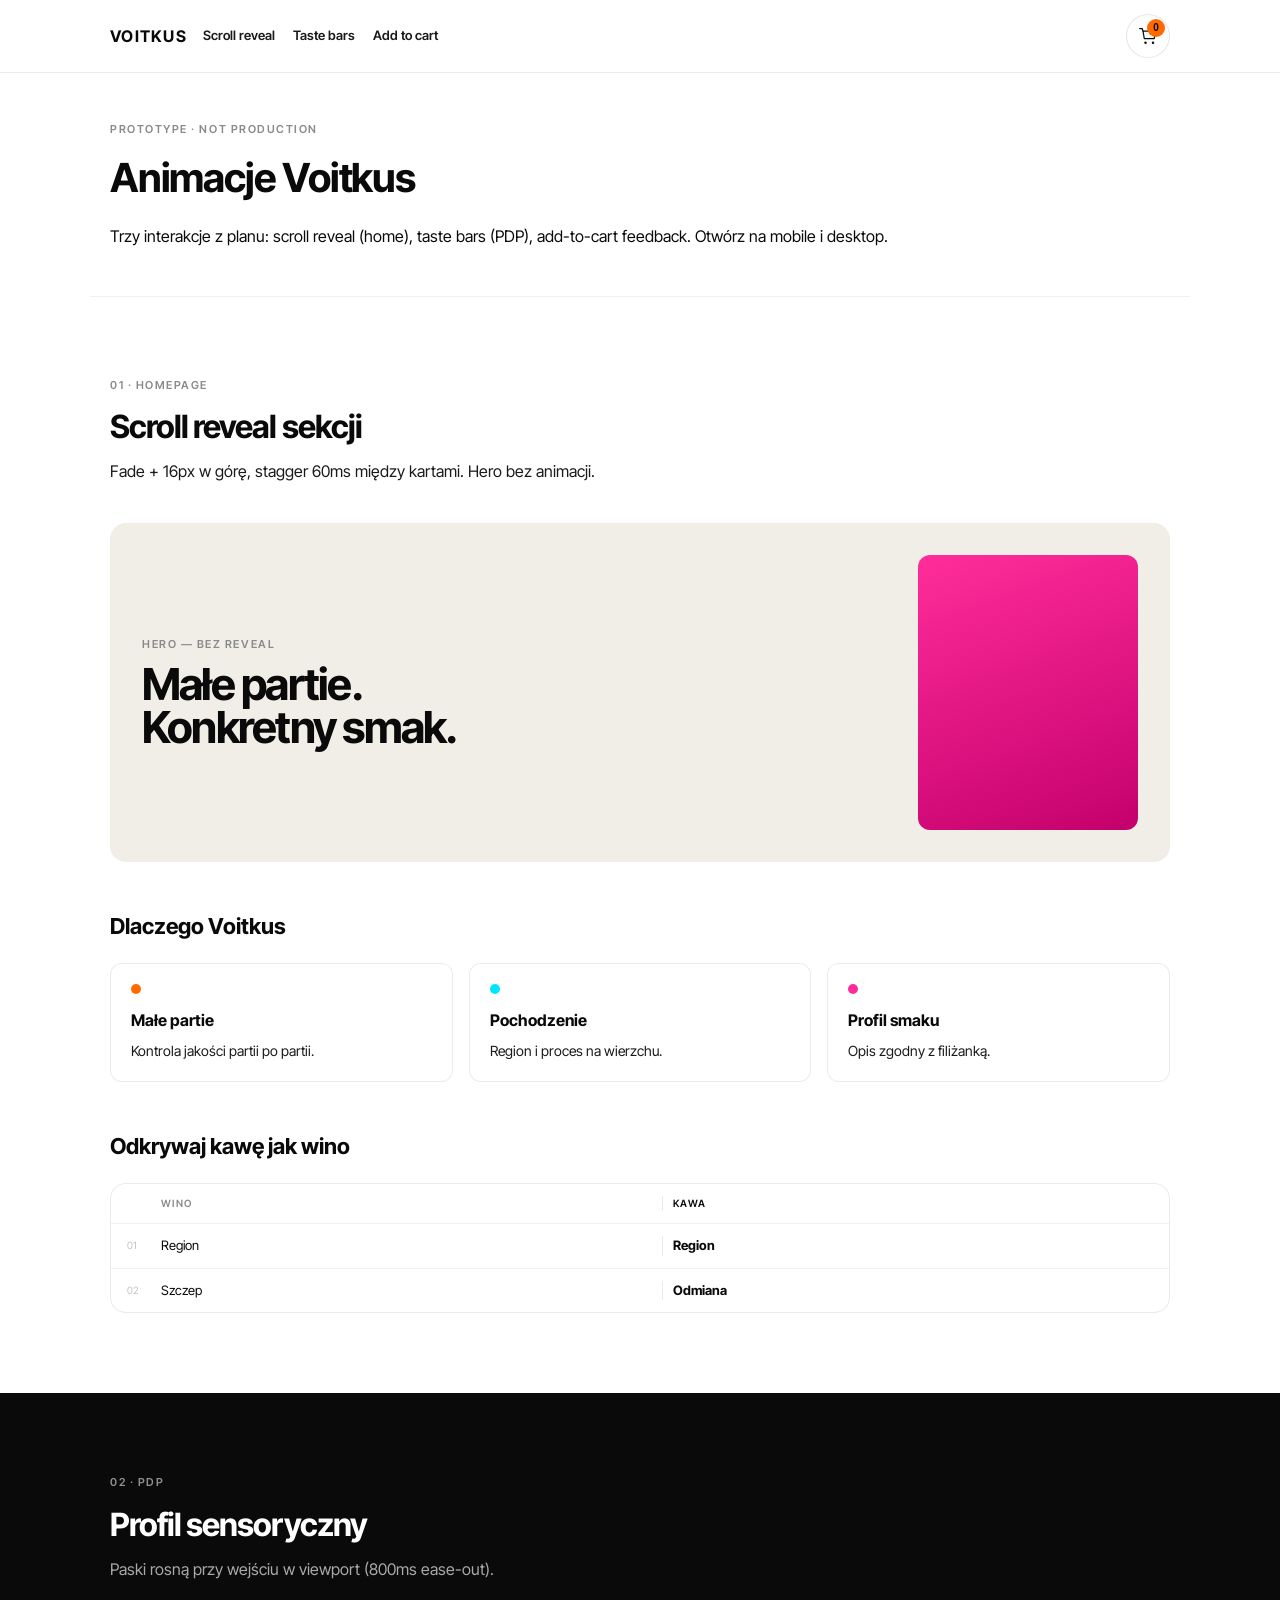
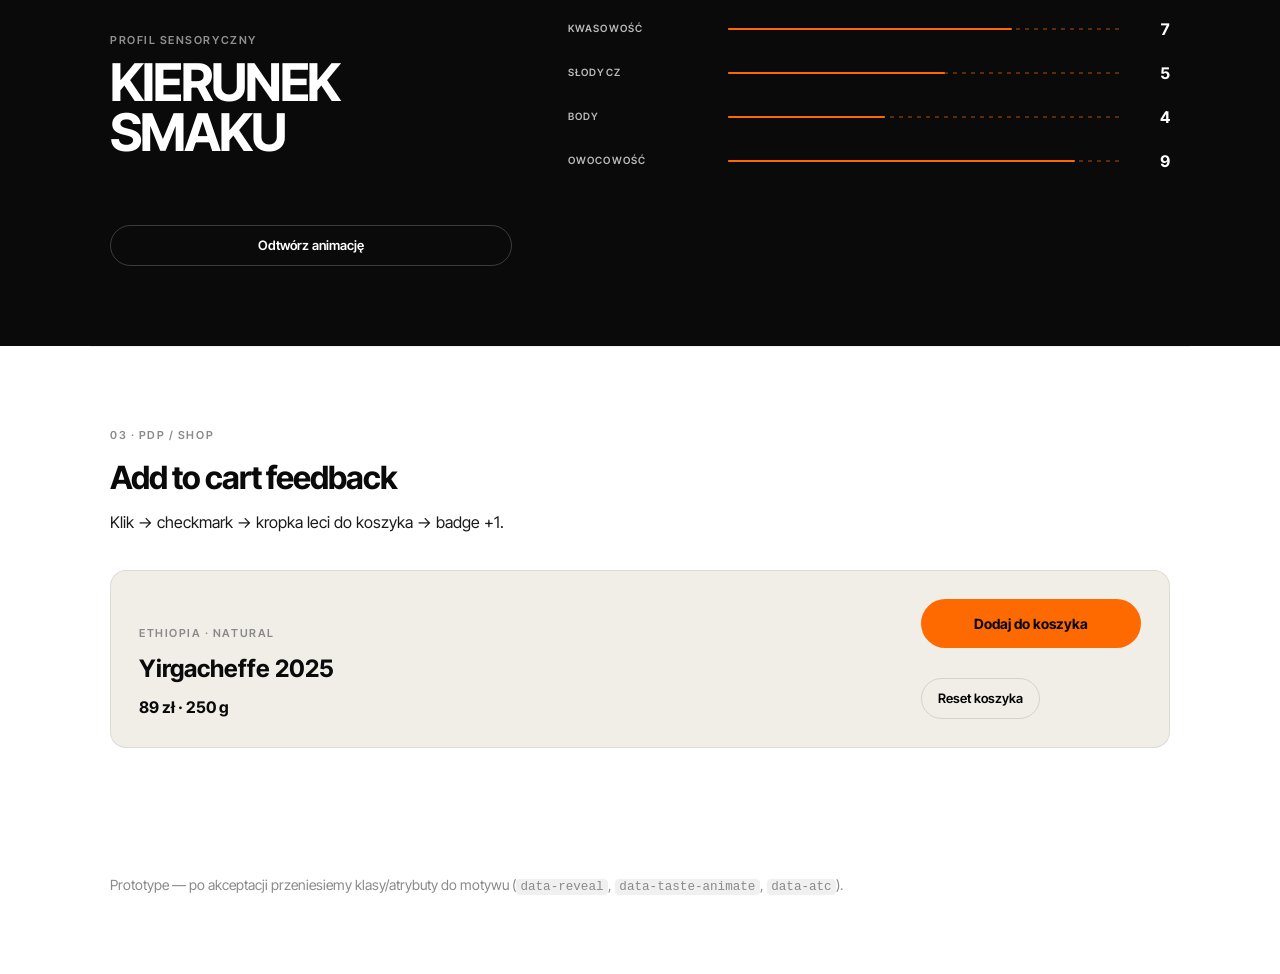
<file: voitkus/prototype/animations/index.html>
<!DOCTYPE html>
<html lang="pl">
<head>
  <meta charset="UTF-8">
  <meta name="viewport" content="width=device-width, initial-scale=1">
  <title>Voitkus — Animations Prototype</title>
  <link rel="preconnect" href="https://fonts.googleapis.com">
  <link rel="preconnect" href="https://fonts.gstatic.com" crossorigin>
  <link href="https://fonts.googleapis.com/css2?family=Inter+Tight:wght@400;600;700&display=swap" rel="stylesheet">
  <link rel="stylesheet" href="prototype.css">
</head>
<body>
  <header class="proto-header">
    <div class="proto-header__inner">
      <p class="proto-header__brand">VOITKUS</p>
      <nav class="proto-header__nav" aria-label="Demo sections">
        <a href="#demo-reveal">Scroll reveal</a>
        <a href="#demo-taste">Taste bars</a>
        <a href="#demo-cart">Add to cart</a>
      </nav>
      <button type="button" class="proto-cart" id="proto-cart" aria-label="Koszyk">
        <svg width="20" height="20" viewBox="0 0 24 24" fill="none" aria-hidden="true">
          <path d="M6 6h15l-1.5 9h-12L6 6Z" stroke="currentColor" stroke-width="1.5" stroke-linejoin="round"/>
          <path d="M6 6 5 3H2" stroke="currentColor" stroke-width="1.5" stroke-linecap="round"/>
          <circle cx="9" cy="20" r="1.5" fill="currentColor"/>
          <circle cx="18" cy="20" r="1.5" fill="currentColor"/>
        </svg>
        <span class="proto-cart__count" id="proto-cart-count">0</span>
      </button>
    </div>
  </header>

  <main>
    <section class="proto-intro">
      <p class="proto-eyebrow">Prototype · not production</p>
      <h1>Animacje Voitkus</h1>
      <p>Trzy interakcje z planu: scroll reveal (home), taste bars (PDP), add-to-cart feedback. Otwórz na mobile i desktop.</p>
    </section>

    <!-- 1. Scroll reveal -->
    <section class="proto-demo" id="demo-reveal">
      <div class="proto-demo__head" data-reveal>
        <p class="proto-eyebrow">01 · Homepage</p>
        <h2>Scroll reveal sekcji</h2>
        <p>Fade + 16px w górę, stagger 60ms między kartami. Hero bez animacji.</p>
      </div>

      <div class="proto-hero-mock" aria-hidden="true">
        <div>
          <p class="proto-eyebrow">Hero — bez reveal</p>
          <h3>Małe partie.<br>Konkretny smak.</h3>
        </div>
        <div class="proto-hero-mock__bag"></div>
      </div>

      <div class="proto-section-mock" data-reveal>
        <h3>Dlaczego Voitkus</h3>
        <div class="proto-cards" data-reveal-stagger="60">
          <article class="proto-card" data-lot-accent="orange">
            <span class="proto-card__dot"></span>
            <h4>Małe partie</h4>
            <p>Kontrola jakości partii po partii.</p>
          </article>
          <article class="proto-card" data-lot-accent="cyan">
            <span class="proto-card__dot"></span>
            <h4>Pochodzenie</h4>
            <p>Region i proces na wierzchu.</p>
          </article>
          <article class="proto-card" data-lot-accent="magenta">
            <span class="proto-card__dot"></span>
            <h4>Profil smaku</h4>
            <p>Opis zgodny z filiżanką.</p>
          </article>
        </div>
      </div>

      <div class="proto-section-mock proto-section-mock--wine" data-reveal>
        <h3>Odkrywaj kawę jak wino</h3>
        <div class="proto-wine-panel">
          <div class="proto-wine-head">
            <span></span><span>Wino</span><span>Kawa</span>
          </div>
          <div class="proto-wine-row"><span>01</span><span>Region</span><strong>Region</strong></div>
          <div class="proto-wine-row"><span>02</span><span>Szczep</span><strong>Odmiana</strong></div>
        </div>
      </div>
    </section>

    <!-- 2. Taste bars -->
    <section class="proto-demo proto-demo--dark" id="demo-taste">
      <div class="proto-demo__head" data-reveal>
        <p class="proto-eyebrow">02 · PDP</p>
        <h2>Profil sensoryczny</h2>
        <p>Paski rosną przy wejściu w viewport (800ms ease-out).</p>
      </div>

      <div class="proto-taste" data-taste-animate>
        <div class="proto-taste__intro" data-reveal>
          <p class="proto-eyebrow">Profil sensoryczny</p>
          <h3>Kierunek smaku</h3>
        </div>
        <div class="proto-taste__bars">
          <div class="proto-taste__row">
            <span class="proto-taste__label">Kwasowość</span>
            <div class="proto-taste__track"><span class="proto-taste__fill" data-fill="72"></span></div>
            <span class="proto-taste__score">7</span>
          </div>
          <div class="proto-taste__row">
            <span class="proto-taste__label">Słodycz</span>
            <div class="proto-taste__track"><span class="proto-taste__fill" data-fill="55"></span></div>
            <span class="proto-taste__score">5</span>
          </div>
          <div class="proto-taste__row">
            <span class="proto-taste__label">Body</span>
            <div class="proto-taste__track"><span class="proto-taste__fill" data-fill="40"></span></div>
            <span class="proto-taste__score">4</span>
          </div>
          <div class="proto-taste__row">
            <span class="proto-taste__label">Owocowość</span>
            <div class="proto-taste__track"><span class="proto-taste__fill" data-fill="88"></span></div>
            <span class="proto-taste__score">9</span>
          </div>
        </div>
        <button type="button" class="proto-btn proto-btn--ghost" id="replay-taste">Odtwórz animację</button>
      </div>
    </section>

    <!-- 3. Add to cart -->
    <section class="proto-demo" id="demo-cart">
      <div class="proto-demo__head" data-reveal>
        <p class="proto-eyebrow">03 · PDP / Shop</p>
        <h2>Add to cart feedback</h2>
        <p>Klik → checkmark → kropka leci do koszyka → badge +1.</p>
      </div>

      <div class="proto-buybox" data-reveal>
        <div class="proto-buybox__info">
          <p class="proto-eyebrow">Ethiopia · Natural</p>
          <h3>Yirgacheffe 2025</h3>
          <p class="proto-price">89 zł · 250 g</p>
        </div>
        <div class="proto-buybox__actions">
          <button type="button" class="proto-atc" id="proto-atc" data-atc>
            <span class="proto-atc__label">Dodaj do koszyka</span>
            <span class="proto-atc__done" aria-hidden="true">
              <svg width="18" height="18" viewBox="0 0 24 24" fill="none"><path d="M5 12.5 10 17.5 19 7" stroke="currentColor" stroke-width="2" stroke-linecap="round" stroke-linejoin="round"/></svg>
              Dodano
            </span>
            <span class="proto-atc__fly" aria-hidden="true"></span>
          </button>
          <button type="button" class="proto-btn proto-btn--ghost" id="reset-cart">Reset koszyka</button>
        </div>
      </div>
    </section>
  </main>

  <footer class="proto-footer">
    <p>Prototype — po akceptacji przeniesiemy klasy/atrybuty do motywu (<code>data-reveal</code>, <code>data-taste-animate</code>, <code>data-atc</code>).</p>
  </footer>

  <script src="prototype.js"></script>
</body>
</html>
</file>
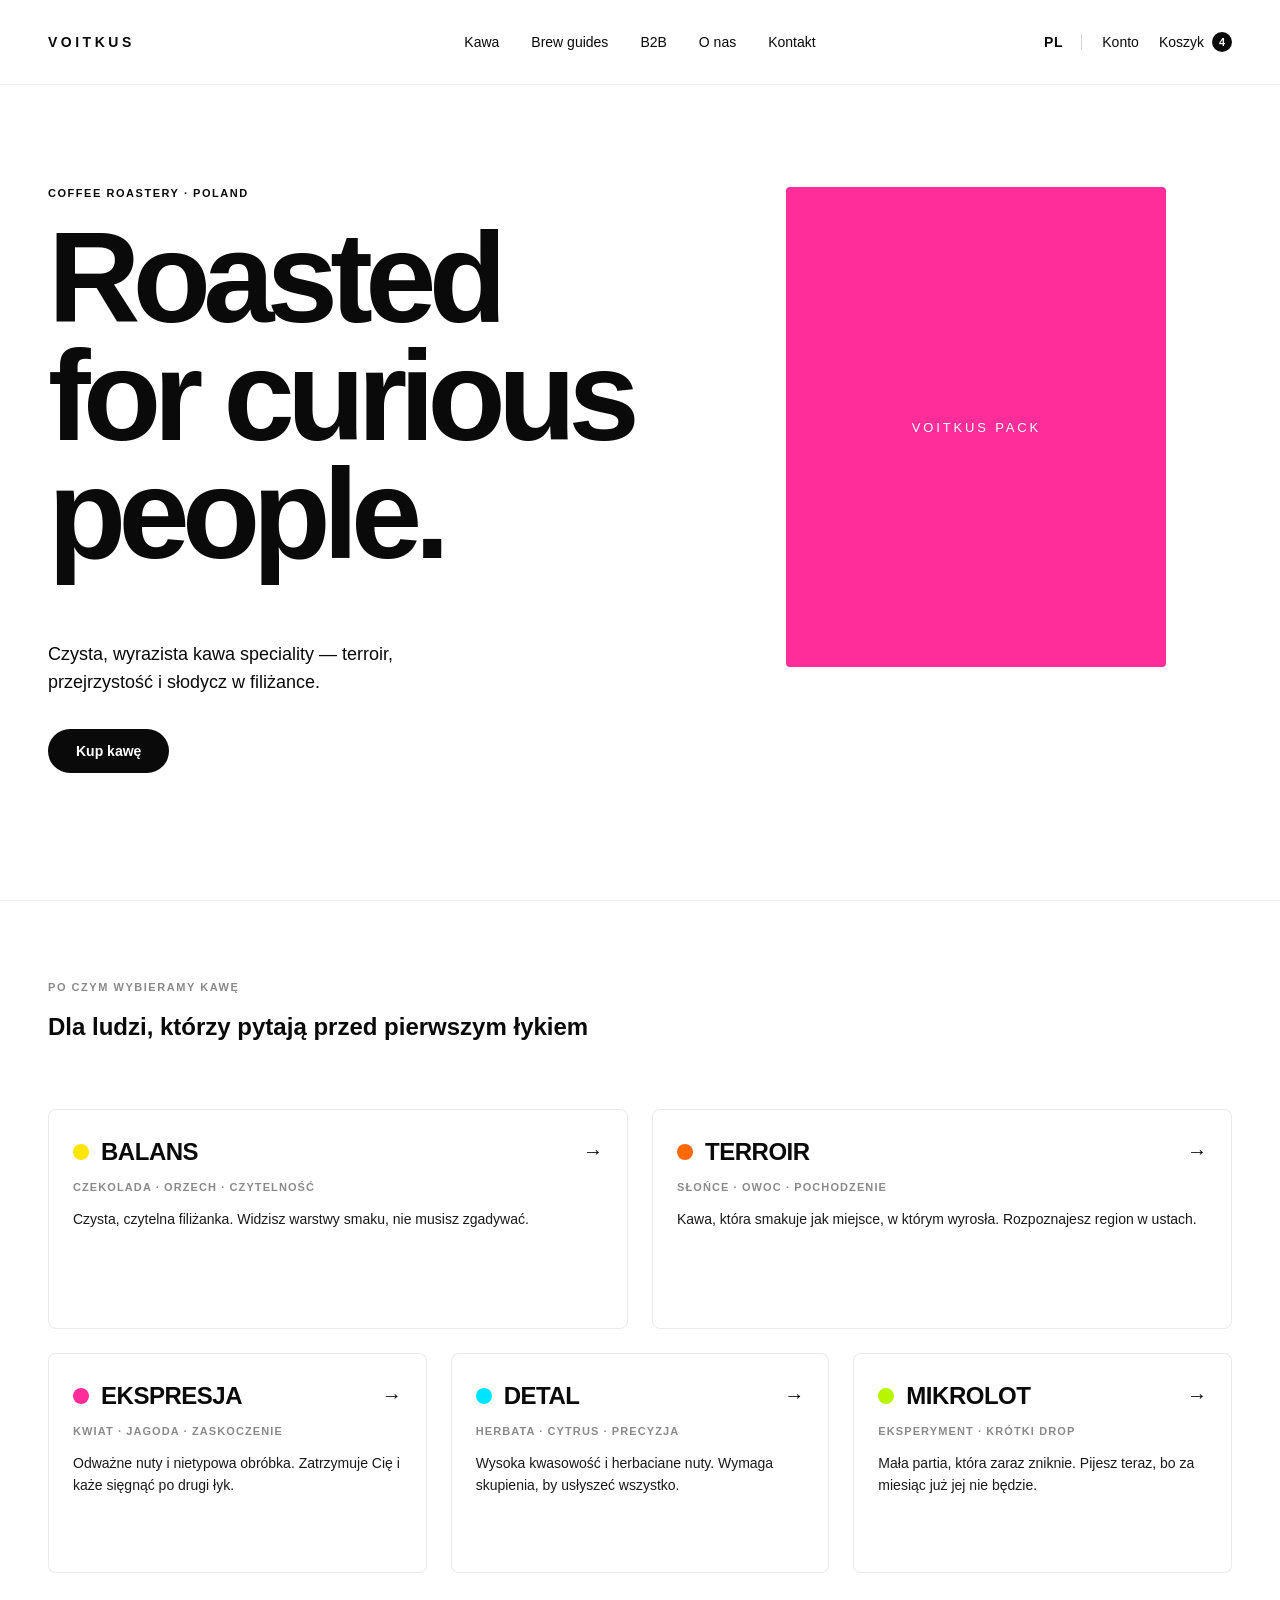
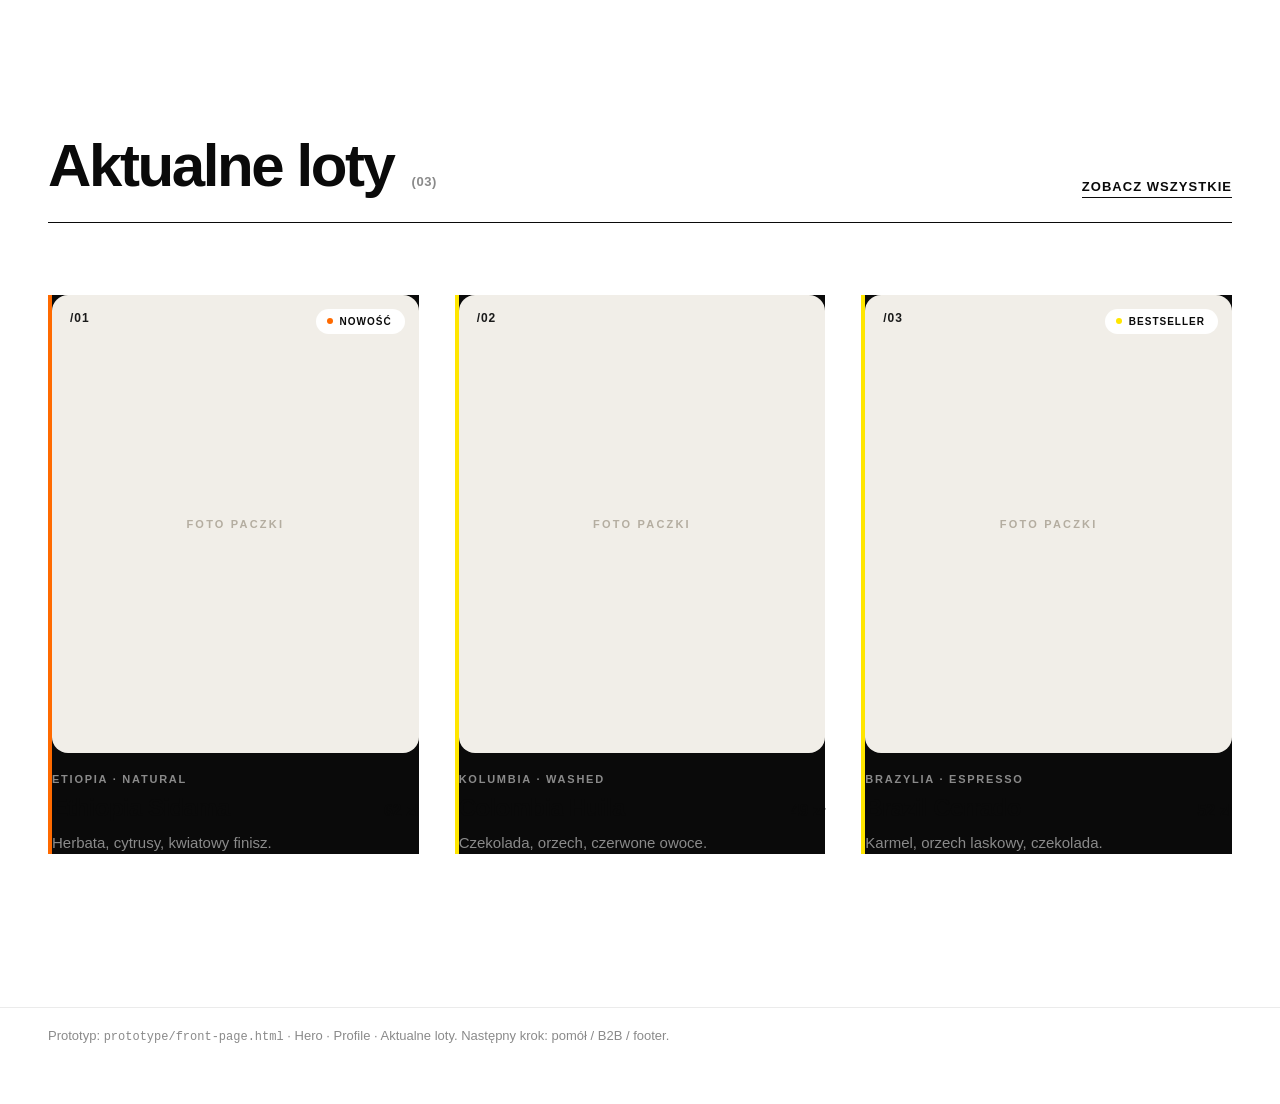
<file: prototype/front-page.html>
<!DOCTYPE html>
<html lang="pl">
<head>
  <meta charset="UTF-8">
  <meta name="viewport" content="width=device-width, initial-scale=1">
  <title>Voitkus — front page prototype</title>
  <link rel="stylesheet" href="../brand/design-tokens.css">
  <style>
    * { box-sizing: border-box; }

    :root {
      --font-display: "Helvetica Neue", Arial, sans-serif;
      --font-body: "Helvetica Neue", Arial, sans-serif;
      --header-pad-y: 32px;
    }

    body {
      margin: 0;
      background: var(--voitkus-white);
      color: var(--voitkus-black);
      font-family: var(--font-body);
    }

    a { color: inherit; text-decoration: none; }

    /* Header — logo · nav · actions */
    .site-header {
      position: fixed;
      top: 0;
      left: 0;
      z-index: 10;
      width: 100%;
      padding: var(--header-pad-y) var(--grid-gutter);
      background: rgba(255, 255, 255, 0.85);
      -webkit-backdrop-filter: blur(12px);
      backdrop-filter: blur(12px);
      border-bottom: 1px solid rgba(10, 10, 10, 0.06);
    }

    .site-header__inner {
      display: grid;
      grid-template-columns: 1fr auto 1fr;
      grid-template-areas: "brand nav actions";
      align-items: center;
      width: 100%;
    }

    .site-branding { grid-area: brand; justify-self: start; }

    .site-logo {
      font-size: 14px;
      font-weight: 800;
      letter-spacing: 0.25em;
      text-transform: uppercase;
    }

    .site-nav { grid-area: nav; justify-self: center; }

    .site-nav__list {
      display: flex;
      gap: 32px;
      margin: 0;
      padding: 0;
      list-style: none;
      font-size: 14px;
      white-space: nowrap;
    }

    .site-nav__list a {
      transition: opacity 160ms ease;
    }

    .site-nav__list a:hover,
    .header-action:hover {
      opacity: 0.55;
    }

    .header-actions {
      display: flex;
      grid-area: actions;
      justify-self: end;
      align-items: center;
      gap: 20px;
      font-size: 14px;
    }

    .header-action {
      display: inline-flex;
      align-items: center;
      gap: 8px;
      transition: opacity 160ms ease;
    }

    .header-action--language {
      padding-right: 18px;
      border-right: 1px solid rgba(10, 10, 10, 0.18);
      font-weight: 800;
      letter-spacing: 0.05em;
    }

    .cart-count {
      display: inline-grid;
      min-width: 20px;
      height: 20px;
      place-items: center;
      border-radius: 999px;
      background: var(--voitkus-black);
      color: var(--voitkus-white);
      font-size: 11px;
      font-weight: 700;
      line-height: 1;
    }

    .mobile-menu-toggle { display: none; }

    /* Hero */
    .hero {
      display: flex;
      align-items: center;
      min-height: 100vh;
      min-height: 100dvh;
      padding: 120px var(--grid-gutter) max(60px, env(safe-area-inset-bottom, 0px));
    }

    .hero__main {
      display: grid;
      width: 100%;
      grid-template-columns: 1.1fr 0.9fr;
      grid-template-areas:
        "intro product"
        "copy product";
      gap: 40px 48px;
      align-items: start;
    }

    .hero__intro { grid-area: intro; max-width: var(--content-wide); }

    .hero__copy {
      grid-area: copy;
      max-width: var(--content-text);
    }

    .hero__eyebrow {
      margin: 0 0 20px;
      font-size: 11px;
      font-weight: 600;
      letter-spacing: 0.14em;
      text-transform: uppercase;
    }

    .hero h1 {
      margin: 0 0 28px;
      font-family: var(--font-display);
      font-size: clamp(72px, 10vw, 168px);
      font-weight: 700;
      line-height: 0.92;
      letter-spacing: -0.06em;
    }

    .hero__text {
      margin: 0 0 32px;
      max-width: 36rem;
      font-size: 18px;
      line-height: 1.55;
    }

    .hero__cta {
      display: inline-block;
      padding: 14px 28px;
      border-radius: 999px;
      background: var(--voitkus-black);
      color: var(--voitkus-white);
      font-size: 14px;
      font-weight: 600;
      transition: opacity 160ms ease;
    }

    .hero__cta:hover { opacity: 0.75; }

    .hero__product {
      display: flex;
      grid-area: product;
      justify-content: center;
      align-items: flex-start;
      margin: 0;
    }

    .hero-bag--placeholder {
      display: grid;
      width: min(100%, 380px);
      min-height: min(480px, 65vh);
      max-height: min(560px, 72vh);
      place-items: center;
      border-radius: 4px;
      background: var(--lot-magenta);
      color: var(--voitkus-white);
      font-size: 13px;
      font-weight: 300;
      letter-spacing: 0.22em;
      text-transform: uppercase;
    }

    /* Profiles — block #2 */
    .profiles {
      padding: 80px var(--grid-gutter) 64px;
      border-top: 1px solid rgba(10, 10, 10, 0.06);
    }

    .profiles__header {
      display: flex;
      align-items: flex-end;
      justify-content: space-between;
      gap: 24px;
      margin-bottom: 48px;
    }

    .profiles__header-text {
      max-width: 36rem;
    }

    .profiles__swipe-hint {
      display: none;
      align-items: center;
      gap: 8px;
      font-size: 11px;
      font-weight: 600;
      letter-spacing: 0.1em;
      text-transform: uppercase;
      color: var(--voitkus-gray);
      white-space: nowrap;
    }

    .profiles__eyebrow {
      margin: 0 0 12px;
      font-size: 11px;
      font-weight: 600;
      letter-spacing: 0.14em;
      text-transform: uppercase;
      color: var(--voitkus-gray);
    }

    .profiles__title {
      margin: 0;
      font-family: var(--font-display);
      font-size: clamp(28px, 4vw, 44px);
      font-weight: 700;
      line-height: 1.05;
      letter-spacing: -0.03em;
    }

    .profiles__grid {
      display: grid;
      grid-template-columns: repeat(6, 1fr);
      gap: 24px;
    }

    .profile-card {
      --profile-accent: var(--lot-yellow);
      position: relative;
      display: flex;
      flex-direction: column;
      min-height: 220px;
      padding: 28px 24px 24px;
      border: 1px solid rgba(10, 10, 10, 0.08);
      border-radius: 8px;
      text-decoration: none;
      color: inherit;
      background: var(--voitkus-white);
      transition: background 240ms ease, color 240ms ease, border-color 240ms ease, transform 240ms ease;
    }

    .profile-card:hover {
      background: var(--voitkus-black);
      color: var(--voitkus-white);
      border-color: var(--voitkus-black);
      transform: translateY(-4px);
    }

    .profile-card:nth-child(1),
    .profile-card:nth-child(2) {
      grid-column: span 3;
    }

    .profile-card:nth-child(3),
    .profile-card:nth-child(4),
    .profile-card:nth-child(5) {
      grid-column: span 2;
    }

    .profile-card[data-profile="espresso"] {
      --profile-accent: var(--lot-orange);
    }

    .profile-card[data-profile="funky"] {
      --profile-accent: var(--lot-magenta);
    }

    .profile-card[data-profile="cyan"] {
      --profile-accent: var(--lot-cyan);
    }

    .profile-card[data-profile="lime"] {
      --profile-accent: var(--lot-lime);
    }

    .profile-card__header {
      display: flex;
      align-items: center;
      justify-content: space-between;
      margin-bottom: 16px;
    }

    .profile-card__title-group {
      display: flex;
      align-items: center;
      gap: 12px;
    }

    .profile-card__dot {
      display: block;
      width: 16px;
      height: 16px;
      border-radius: 8px;
      background: var(--profile-accent);
      transition: width 240ms ease, border-radius 240ms ease;
    }

    .profile-card:hover .profile-card__dot {
      width: 48px;
      border-radius: 4px;
    }

    .profile-card__sense {
      margin: 0;
      font-family: var(--font-display);
      font-size: clamp(20px, 2vw, 24px);
      font-weight: 700;
      line-height: 1.15;
      letter-spacing: -0.02em;
    }

    .profile-card__arrow {
      font-size: 20px;
      transition: transform 240ms ease, color 240ms ease;
    }

    .profile-card:hover .profile-card__arrow {
      transform: translateX(6px);
      color: var(--profile-accent);
    }

    .profile-card__feelings {
      margin: 0 0 16px;
      font-size: 11px;
      font-weight: 600;
      letter-spacing: 0.1em;
      text-transform: uppercase;
      color: var(--voitkus-gray);
      transition: color 240ms ease;
    }

    .profile-card:hover .profile-card__feelings {
      color: var(--profile-accent);
    }

    .profile-card__text {
      flex: 1 1 auto;
      margin: 0;
      font-size: 14px;
      line-height: 1.55;
      color: var(--voitkus-gray-dark);
      transition: color 240ms ease;
    }

    .profile-card:hover .profile-card__text {
      color: rgba(255, 255, 255, 0.7);
    }

    .proto-note {
      padding: 20px var(--grid-gutter) 48px;
      font-size: 13px;
      color: var(--voitkus-gray);
      border-top: 1px solid rgba(10, 10, 10, 0.08);
    }

    .proto-note code {
      font-size: 12px;
    }

    /* ==========================================================================
       Products Section (Aktualne loty) - Editorial Specialty
       ========================================================================== */

    .products {
      padding: 100px var(--grid-gutter) 140px;
      background: var(--voitkus-white);
      color: var(--voitkus-black);
    }

    .products__header {
      display: flex;
      align-items: flex-end;
      justify-content: space-between;
      gap: 24px;
      margin-bottom: 72px;
      padding-bottom: 28px;
      border-bottom: 1px solid var(--voitkus-black);
    }

    .products__heading {
      display: flex;
      align-items: baseline;
      gap: 18px;
    }

    .products__title {
      margin: 0;
      font-family: var(--font-display);
      font-size: clamp(38px, 5vw, 60px);
      font-weight: 700;
      line-height: 0.95;
      letter-spacing: -0.04em;
    }

    .products__count {
      font-size: 13px;
      font-weight: 600;
      letter-spacing: 0.04em;
      color: var(--voitkus-gray);
      font-variant-numeric: tabular-nums;
    }

    .products__link {
      position: relative;
      font-size: 13px;
      font-weight: 600;
      text-decoration: none;
      text-transform: uppercase;
      letter-spacing: 0.08em;
      white-space: nowrap;
    }

    .products__link::after {
      content: '';
      position: absolute;
      left: 0;
      bottom: -4px;
      width: 100%;
      height: 1px;
      background: var(--voitkus-black);
      transform: scaleX(1);
      transform-origin: right;
      transition: transform 320ms cubic-bezier(0.4, 0, 0.2, 1);
    }

    .products__link:hover::after {
      transform: scaleX(0);
    }

    .products__grid {
      display: grid;
      grid-template-columns: repeat(3, 1fr);
      gap: 56px 36px;
    }

    .product-card {
      --lot-accent: var(--lot-yellow);
      position: relative;
      display: flex;
      flex-direction: column;
      text-decoration: none;
      color: inherit;
    }

    .product-card[data-lot-accent="orange"] { --lot-accent: var(--lot-orange); }
    .product-card[data-lot-accent="magenta"] { --lot-accent: var(--lot-magenta); }
    .product-card[data-lot-accent="cyan"] { --lot-accent: var(--lot-cyan); }
    .product-card[data-lot-accent="lime"] { --lot-accent: var(--lot-lime); }

    .product-card__visual {
      position: relative;
      aspect-ratio: 4 / 5;
      background: #F1EEE8;
      overflow: hidden;
      border-radius: 16px;
    }

    .product-card__index {
      position: absolute;
      top: 16px;
      left: 18px;
      z-index: 2;
      font-size: 12px;
      font-weight: 600;
      letter-spacing: 0.08em;
      color: var(--voitkus-gray-dark);
      font-variant-numeric: tabular-nums;
    }

    .product-card__badge {
      position: absolute;
      top: 14px;
      right: 14px;
      z-index: 2;
      display: inline-flex;
      align-items: center;
      gap: 7px;
      padding: 7px 13px 7px 11px;
      background: var(--voitkus-white);
      color: var(--voitkus-black);
      font-size: 10px;
      font-weight: 700;
      letter-spacing: 0.1em;
      text-transform: uppercase;
      border-radius: 999px;
    }

    .product-card__badge::before {
      content: '';
      width: 6px;
      height: 6px;
      border-radius: 50%;
      background: var(--lot-accent);
    }

    .product-card__image-placeholder {
      width: 100%;
      height: 100%;
      display: grid;
      place-items: center;
      color: #B4ADA0;
      font-size: 11px;
      font-weight: 600;
      letter-spacing: 0.2em;
      text-transform: uppercase;
      transition: transform 800ms cubic-bezier(0.16, 1, 0.3, 1);
    }

    .product-card:hover .product-card__image-placeholder {
      transform: scale(1.05);
    }

    .product-card__quick-add {
      position: absolute;
      left: 14px;
      right: 14px;
      bottom: 14px;
      z-index: 2;
      display: flex;
      align-items: center;
      justify-content: space-between;
      padding: 13px 16px 13px 20px;
      background: var(--voitkus-black);
      color: var(--voitkus-white);
      border-radius: 999px;
      font-size: 12px;
      font-weight: 700;
      letter-spacing: 0.06em;
      text-transform: uppercase;
      opacity: 0;
      transform: translateY(12px);
      transition: opacity 360ms cubic-bezier(0.16, 1, 0.3, 1),
                  transform 360ms cubic-bezier(0.16, 1, 0.3, 1);
    }

    .product-card:hover .product-card__quick-add {
      opacity: 1;
      transform: translateY(0);
    }

    .product-card__quick-add-icon {
      display: grid;
      place-items: center;
      width: 26px;
      height: 26px;
      border-radius: 50%;
      background: var(--lot-accent);
      color: var(--voitkus-black);
      font-size: 14px;
    }

    .product-card__content {
      display: flex;
      flex-direction: column;
      padding-top: 20px;
    }

    .product-card__origin {
      margin: 0 0 10px;
      font-size: 11px;
      font-weight: 700;
      letter-spacing: 0.16em;
      text-transform: uppercase;
      color: var(--voitkus-gray);
    }

    .product-card__title-row {
      display: flex;
      align-items: baseline;
      justify-content: space-between;
      gap: 16px;
      margin-bottom: 12px;
    }

    .product-card__title {
      margin: 0;
      font-family: var(--font-display);
      font-size: 24px;
      font-weight: 700;
      line-height: 1.05;
      letter-spacing: -0.025em;
      transition: color 240ms ease;
    }

    .product-card:hover .product-card__title {
      color: var(--lot-accent);
    }

    .product-card__price {
      font-size: 16px;
      font-weight: 600;
      white-space: nowrap;
      font-variant-numeric: tabular-nums;
    }

    .product-card__notes {
      margin: 0;
      font-size: 15px;
      line-height: 1.45;
      color: var(--voitkus-gray);
    }

    @media (max-width: 1100px) {
      .products__grid {
        grid-template-columns: repeat(2, 1fr);
      }
    }

    @media (max-width: 900px) {
      .site-header {
        padding: 20px var(--grid-gutter-md);
      }

      .site-header__inner {
        grid-template-columns: 1fr auto;
        grid-template-areas: "brand actions";
      }

      .site-nav {
        position: fixed;
        inset: 72px 0 0;
        padding: 28px 20px;
        background: var(--voitkus-white);
        visibility: hidden;
        transform: translateX(100%);
        transition: transform 240ms ease, visibility 240ms ease;
      }

      body.mobile-nav-open {
        overflow: hidden;
      }

      body.mobile-nav-open .site-nav {
        visibility: visible;
        transform: translateX(0);
      }

      .site-nav__list {
        flex-direction: column;
        align-items: flex-start;
        gap: 22px;
        font-size: 18px;
      }

      .header-action__label { display: none; }

      .mobile-menu-toggle {
        display: inline-flex;
        flex-direction: column;
        justify-content: center;
        gap: 5px;
        width: 34px;
        height: 34px;
        padding: 0;
        border: 0;
        background: transparent;
        cursor: pointer;
      }

      .mobile-menu-toggle span {
        display: block;
        width: 20px;
        height: 2px;
        background: currentColor;
        transition: transform 200ms ease;
      }

      body.mobile-nav-open .mobile-menu-toggle span:first-child {
        transform: translateY(3.5px) rotate(45deg);
      }

      body.mobile-nav-open .mobile-menu-toggle span:last-child {
        transform: translateY(-3.5px) rotate(-45deg);
      }

      .hero {
        align-items: flex-start;
        min-height: auto;
        padding: 100px var(--grid-gutter-md) 40px;
      }

      .hero__main {
        grid-template-columns: 1fr minmax(108px, 38vw);
        grid-template-areas:
          "intro product"
          "copy copy";
        gap: 20px 16px;
      }

      .hero h1 {
        font-size: clamp(44px, 11.5vw, 72px);
      }

      .hero-bag--placeholder {
        min-height: min(200px, 32vh);
        max-height: min(280px, 38vh);
      }

      .profiles {
        padding: 56px var(--grid-gutter-md) 48px;
      }

      .profiles__header {
        flex-direction: column;
        align-items: flex-start;
        gap: 16px;
        margin-bottom: 32px;
      }

      .profiles__swipe-hint {
        display: flex;
      }

      .profiles__grid {
        display: flex;
        overflow-x: auto;
        scroll-snap-type: x mandatory;
        scrollbar-width: none; /* Firefox */
        padding-bottom: 16px;
        margin: 0 calc(var(--grid-gutter-md) * -1);
        padding: 0 var(--grid-gutter-md) 16px;
        gap: 12px;
      }

      .profiles__grid::-webkit-scrollbar {
        display: none; /* Safari and Chrome */
      }

      .profile-card,
      .profile-card:nth-child(1),
      .profile-card:nth-child(2),
      .profile-card:nth-child(3),
      .profile-card:nth-child(4),
      .profile-card:nth-child(5) {
        flex: 0 0 calc(85vw - var(--grid-gutter-md));
        scroll-snap-align: start;
        min-height: 0;
      }

    }

    @media (max-width: 520px) {
      .site-header {
        padding: 16px var(--grid-gutter-xs);
      }

      .hero {
        padding: 88px var(--grid-gutter-xs) 32px;
      }

      .profiles {
        padding: 48px var(--grid-gutter-xs) 40px;
      }

      .products {
        padding: 64px var(--grid-gutter-xs) 80px;
      }

      .products__header {
        flex-direction: column;
        align-items: flex-start;
        gap: 24px;
        margin-bottom: 48px;
      }

      .products__grid {
        display: flex;
        flex-direction: column;
        gap: 64px;
      }

      .product-card:nth-child(n) {
        margin-top: 0;
      }
    }
  </style>
</head>
<body>

  <header class="site-header">
    <div class="site-header__inner">
      <div class="site-branding">
        <a class="site-logo" href="#">VOITKUS</a>
      </div>

      <nav id="site-nav" class="site-nav" aria-label="Primary">
        <ul class="site-nav__list">
          <li><a href="#">Kawa</a></li>
          <li><a href="#">Brew guides</a></li>
          <li><a href="#">B2B</a></li>
          <li><a href="#">O nas</a></li>
          <li><a href="#">Kontakt</a></li>
        </ul>
      </nav>

      <div class="header-actions">
        <a class="header-action header-action--language" href="#" aria-label="Język">PL</a>
        <a class="header-action" href="#">
          <span class="header-action__label">Konto</span>
        </a>
        <a class="header-action" href="#">
          <span class="header-action__label">Koszyk</span>
          <span class="cart-count">4</span>
        </a>
        <button
          class="mobile-menu-toggle"
          type="button"
          aria-controls="site-nav"
          aria-expanded="false"
          aria-label="Menu"
        >
          <span></span>
          <span></span>
        </button>
      </div>
    </div>
  </header>

  <main>
    <section class="hero" aria-labelledby="hero-title">
      <div class="hero__main">
        <div class="hero__intro">
          <p class="hero__eyebrow" lang="en">COFFEE ROASTERY · POLAND</p>
          <h1 id="hero-title" lang="en">
            Roasted<br>
            for curious<br>
            people.
          </h1>
        </div>

        <figure class="hero__product" aria-label="Opakowanie kawy Voitkus">
          <div class="hero-bag--placeholder" role="img" aria-label="Opakowanie kawy Voitkus">
            <span lang="en">VOITKUS PACK</span>
          </div>
        </figure>

        <div class="hero__copy">
          <p class="hero__text">
            Czysta, wyrazista kawa speciality — terroir, przejrzystość i słodycz w filiżance.
          </p>
          <a class="hero__cta" href="#">Kup kawę</a>
        </div>
      </div>
    </section>

    <section class="profiles" aria-labelledby="profiles-title">
      <header class="profiles__header">
        <div class="profiles__header-text">
          <p class="profiles__eyebrow">Po czym wybieramy kawę</p>
          <h2 id="profiles-title">Dla ludzi, którzy pytają przed pierwszym łykiem</h2>
        </div>
        <div class="profiles__swipe-hint" aria-hidden="true">
          Przesuń <span style="font-size: 14px;">→</span>
        </div>
      </header>

      <div class="profiles__grid">
        <a href="/shop/?filter=everyday" class="profile-card" data-profile="everyday">
          <div class="profile-card__header">
            <div class="profile-card__title-group">
              <span class="profile-card__dot"></span>
              <h3 class="profile-card__sense">BALANS</h3>
            </div>
            <span class="profile-card__arrow">→</span>
          </div>
          <p class="profile-card__feelings">Czekolada · orzech · czytelność</p>
          <p class="profile-card__text">
            Czysta, czytelna filiżanka. Widzisz warstwy smaku, nie musisz zgadywać.
          </p>
        </a>

        <a href="/shop/?filter=funky" class="profile-card" data-profile="espresso">
          <div class="profile-card__header">
            <div class="profile-card__title-group">
              <span class="profile-card__dot"></span>
              <h3 class="profile-card__sense">TERROIR</h3>
            </div>
            <span class="profile-card__arrow">→</span>
          </div>
          <p class="profile-card__feelings">Słońce · owoc · pochodzenie</p>
          <p class="profile-card__text">
            Kawa, która smakuje jak miejsce, w którym wyrosła. Rozpoznajesz region w ustach.
          </p>
        </a>

        <a href="/shop/?filter=funky" class="profile-card" data-profile="funky">
          <div class="profile-card__header">
            <div class="profile-card__title-group">
              <span class="profile-card__dot"></span>
              <h3 class="profile-card__sense">EKSPRESJA</h3>
            </div>
            <span class="profile-card__arrow">→</span>
          </div>
          <p class="profile-card__feelings">Kwiat · jagoda · zaskoczenie</p>
          <p class="profile-card__text">
            Odważne nuty i nietypowa obróbka. Zatrzymuje Cię i każe sięgnąć po drugi łyk.
          </p>
        </a>

        <a href="/shop/?filter=everyday" class="profile-card" data-profile="cyan">
          <div class="profile-card__header">
            <div class="profile-card__title-group">
              <span class="profile-card__dot"></span>
              <h3 class="profile-card__sense">DETAL</h3>
            </div>
            <span class="profile-card__arrow">→</span>
          </div>
          <p class="profile-card__feelings">Herbata · cytrus · precyzja</p>
          <p class="profile-card__text">
            Wysoka kwasowość i herbaciane nuty. Wymaga skupienia, by usłyszeć wszystko.
          </p>
        </a>

        <a href="/shop/?filter=limited" class="profile-card" data-profile="lime">
          <div class="profile-card__header">
            <div class="profile-card__title-group">
              <span class="profile-card__dot"></span>
              <h3 class="profile-card__sense">MIKROLOT</h3>
            </div>
            <span class="profile-card__arrow">→</span>
          </div>
          <p class="profile-card__feelings">Eksperyment · krótki drop</p>
          <p class="profile-card__text">
            Mała partia, która zaraz zniknie. Pijesz teraz, bo za miesiąc już jej nie będzie.
          </p>
        </a>
      </div>
    </section>

    <section class="products" aria-labelledby="products-title">
      <header class="products__header">
        <div class="products__heading">
          <h2 id="products-title" class="products__title">Aktualne loty</h2>
          <span class="products__count">(03)</span>
        </div>
        <a href="/shop/" class="products__link">Zobacz wszystkie</a>
      </header>

      <div class="products__grid">
        <!-- Lot 1: Ethiopia Sidama (Orange / Funky) -->
        <a href="/product/ethiopia-sidama-natural/" class="product-card" data-lot-accent="orange">
          <div class="product-card__visual">
            <span class="product-card__index">/01</span>
            <span class="product-card__badge">Nowość</span>
            <div class="product-card__image-placeholder">FOTO PACZKI</div>
            <div class="product-card__quick-add">
              <span>Do koszyka</span>
              <span class="product-card__quick-add-icon" aria-hidden="true">+</span>
            </div>
          </div>
          <div class="product-card__content">
            <p class="product-card__origin">Etiopia · Natural</p>
            <div class="product-card__title-row">
              <h3 class="product-card__title">Ethiopia Sidama</h3>
              <span class="product-card__price">62 zł</span>
            </div>
            <p class="product-card__notes">Herbata, cytrusy, kwiatowy finisz.</p>
          </div>
        </a>

        <!-- Lot 2: Colombia Huila (Yellow / Everyday) -->
        <a href="/product/colombia-huila-washed/" class="product-card" data-lot-accent="yellow">
          <div class="product-card__visual">
            <span class="product-card__index">/02</span>
            <div class="product-card__image-placeholder">FOTO PACZKI</div>
            <div class="product-card__quick-add">
              <span>Do koszyka</span>
              <span class="product-card__quick-add-icon" aria-hidden="true">+</span>
            </div>
          </div>
          <div class="product-card__content">
            <p class="product-card__origin">Kolumbia · Washed</p>
            <div class="product-card__title-row">
              <h3 class="product-card__title">Colombia Huila</h3>
              <span class="product-card__price">49 zł</span>
            </div>
            <p class="product-card__notes">Czekolada, orzech, czerwone owoce.</p>
          </div>
        </a>

        <!-- Lot 3: Brazil Cerrado (Yellow / Espresso) -->
        <a href="/product/brazil-cerrado-espresso/" class="product-card" data-lot-accent="yellow">
          <div class="product-card__visual">
            <span class="product-card__index">/03</span>
            <span class="product-card__badge">Bestseller</span>
            <div class="product-card__image-placeholder">FOTO PACZKI</div>
            <div class="product-card__quick-add">
              <span>Do koszyka</span>
              <span class="product-card__quick-add-icon" aria-hidden="true">+</span>
            </div>
          </div>
          <div class="product-card__content">
            <p class="product-card__origin">Brazylia · Espresso</p>
            <div class="product-card__title-row">
              <h3 class="product-card__title">Brazil Cerrado</h3>
              <span class="product-card__price">52 zł</span>
            </div>
            <p class="product-card__notes">Karmel, orzech laskowy, czekolada.</p>
          </div>
        </a>
      </div>
    </section>
  </main>

  <p class="proto-note">
  Prototyp: <code>prototype/front-page.html</code> · Hero · Profile · Aktualne loty.
  Następny krok: pomół / B2B / footer.
  </p>

  <script>
    (function () {
      const toggle = document.querySelector('.mobile-menu-toggle');
      const nav = document.getElementById('site-nav');
      if (!toggle || !nav) return;
      toggle.addEventListener('click', function () {
        const open = !document.body.classList.contains('mobile-nav-open');
        document.body.classList.toggle('mobile-nav-open', open);
        toggle.setAttribute('aria-expanded', open);
      });
      nav.querySelectorAll('a').forEach(function (a) {
        a.addEventListener('click', function () {
          document.body.classList.remove('mobile-nav-open');
          toggle.setAttribute('aria-expanded', 'false');
        });
      });
    })();
  </script>
</body>
</html>
</file>
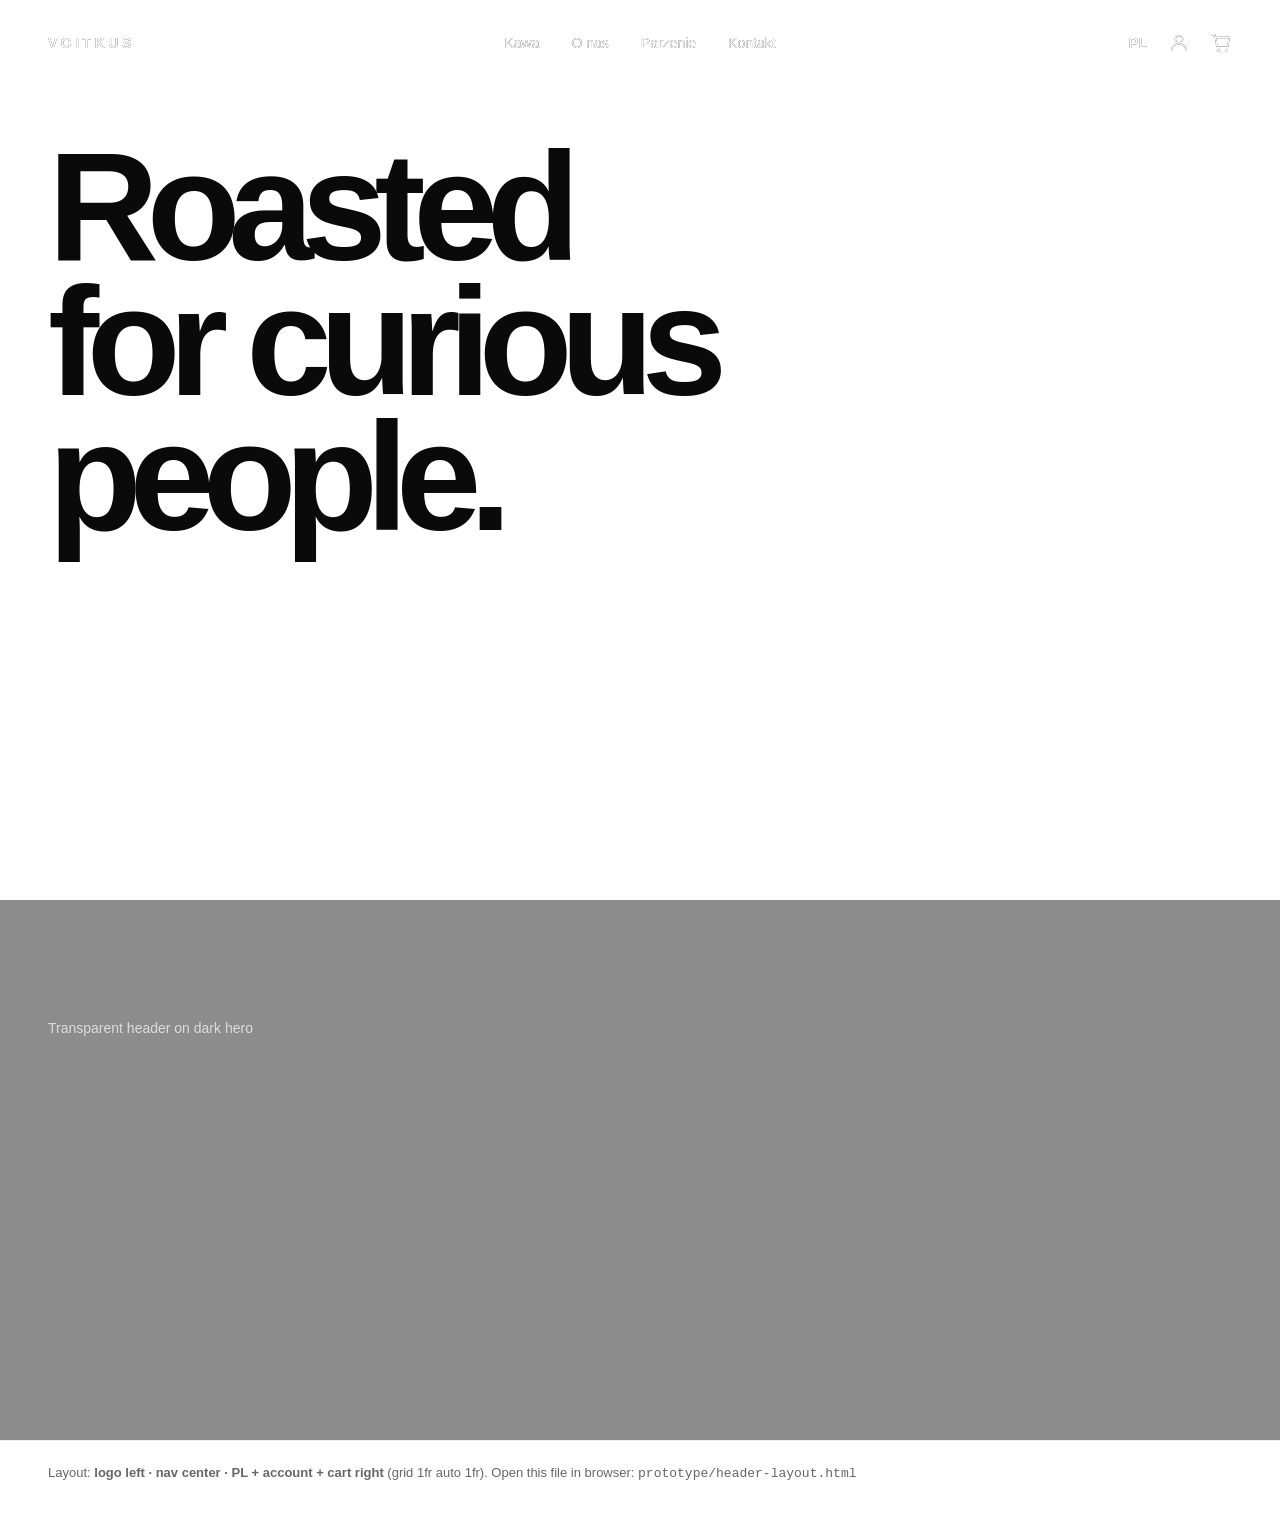
<file: prototype/header-layout.html>
<!DOCTYPE html>
<html lang="pl">
<head>
  <meta charset="UTF-8">
  <meta name="viewport" content="width=device-width, initial-scale=1">
  <title>Voitkus — header layout prototype</title>
  <style>
    * { margin: 0; padding: 0; box-sizing: border-box; }

    body {
      font-family: "Helvetica Neue", Arial, sans-serif;
      color: #0a0a0a;
      background: #fff;
    }

    /* Lumora-style: logo left · nav center · actions right */
    .site-header {
      position: fixed;
      top: 0;
      left: 0;
      z-index: 10;
      width: 100%;
      padding: 32px 48px;
      background: #fff;
    }

    .site-header__inner {
      display: grid;
      grid-template-columns: 1fr auto 1fr;
      align-items: center;
      width: 100%;
    }

    .site-branding {
      justify-self: start;
    }

    .site-logo {
      font-size: 14px;
      font-weight: 800;
      letter-spacing: 0.25em;
      text-decoration: none;
      color: inherit;
    }

    .site-nav {
      justify-self: center;
    }

    .site-nav__list {
      display: flex;
      gap: 32px;
      list-style: none;
      font-size: 14px;
    }

    .site-nav__list a {
      color: inherit;
      text-decoration: none;
      transition: opacity 0.15s ease;
    }

    .site-nav__list a:hover {
      opacity: 0.5;
    }

    .header-actions {
      display: flex;
      justify-self: end;
      align-items: center;
      gap: 20px;
    }

    .header-action {
      display: inline-flex;
      align-items: center;
      justify-content: center;
      color: inherit;
      text-decoration: none;
      background: none;
      border: 0;
      cursor: pointer;
      transition: opacity 0.15s ease;
    }

    .header-action:hover {
      opacity: 0.5;
    }

    .header-action--language {
      font-size: 14px;
      font-weight: 800;
      letter-spacing: 0.05em;
    }

    .header-action svg {
      display: block;
      width: 22px;
      height: 22px;
    }

    .mobile-menu-toggle {
      display: none;
      width: 34px;
      height: 34px;
      flex-direction: column;
      align-items: center;
      justify-content: center;
      gap: 5px;
      padding: 0;
      border: 0;
      background: transparent;
      cursor: pointer;
    }

    .mobile-menu-toggle span {
      display: block;
      width: 20px;
      height: 2px;
      background: currentColor;
      transition: transform 0.2s ease;
    }

    /* Demo: hero + dark variant */
    .demo-hero {
      min-height: 100vh;
      padding: 140px 48px 60px;
      background: #fff;
    }

    .demo-hero h1 {
      font-size: clamp(72px, 12vw, 180px);
      line-height: 0.88;
      letter-spacing: -0.08em;
      max-width: 900px;
    }

    .demo-dark {
      position: relative;
      min-height: 60vh;
      padding: 120px 48px;
      color: #fff;
      background:
        linear-gradient(rgba(0, 0, 0, 0.45), rgba(0, 0, 0, 0.45)),
        url("https://images.unsplash.com/photo-1447933601403-0c6688de566e?w=1600&q=80") center / cover no-repeat;
    }

    .demo-dark .site-header {
      background: transparent;
      color: #fff;
    }

    .note {
      padding: 24px 48px 48px;
      font-size: 13px;
      color: #666;
      border-top: 1px solid #eee;
    }

    @media (max-width: 900px) {
      .site-header {
        padding: 20px 16px;
      }

      .site-header__inner {
        grid-template-columns: 1fr auto;
      }

      .site-nav {
        position: fixed;
        top: 72px;
        right: 0;
        left: 0;
        bottom: 0;
        padding: 28px 20px;
        background: #fff;
        visibility: hidden;
        transform: translateX(100%);
        transition: transform 0.24s ease, visibility 0.24s ease;
      }

      body.mobile-nav-open {
        overflow: hidden;
      }

      body.mobile-nav-open .site-nav {
        visibility: visible;
        transform: translateX(0);
      }

      .site-nav__list {
        flex-direction: column;
        align-items: flex-start;
        gap: 22px;
        font-size: 18px;
      }

      .header-actions {
        gap: 14px;
      }

      .mobile-menu-toggle {
        display: inline-flex;
      }

      body.mobile-nav-open .mobile-menu-toggle span:first-child {
        transform: translateY(3.5px) rotate(45deg);
      }

      body.mobile-nav-open .mobile-menu-toggle span:last-child {
        transform: translateY(-3.5px) rotate(-45deg);
      }
    }
  </style>
</head>
<body>

  <!-- Variant A: white header (main Voitkus) -->
  <header class="site-header">
    <div class="site-header__inner">
      <div class="site-branding">
        <a class="site-logo" href="#">VOITKUS</a>
      </div>

      <nav id="site-nav" class="site-nav" aria-label="Primary">
        <ul class="site-nav__list">
          <li><a href="#">Kawa</a></li>
          <li><a href="#">O nas</a></li>
          <li><a href="#">Parzenie</a></li>
          <li><a href="#">Kontakt</a></li>
        </ul>
      </nav>

      <div class="header-actions">
        <a class="header-action header-action--language" href="#" aria-label="Język">PL</a>
        <a class="header-action" href="#" aria-label="Konto">
          <svg viewBox="0 0 24 24" fill="none" stroke="currentColor" stroke-width="1.5" aria-hidden="true">
            <circle cx="12" cy="8" r="4"/>
            <path d="M4 20c0-4 3.6-7 8-7s8 3 8 7"/>
          </svg>
        </a>
        <a class="header-action" href="#" aria-label="Koszyk">
          <svg viewBox="0 0 24 24" fill="none" stroke="currentColor" stroke-width="1.5" aria-hidden="true">
            <path d="M6 6h15l-1.5 9h-12L6 6z"/>
            <path d="M6 6L5 3H2"/>
            <circle cx="9" cy="20" r="1"/>
            <circle cx="18" cy="20" r="1"/>
          </svg>
        </a>
        <button
          class="mobile-menu-toggle"
          type="button"
          aria-controls="site-nav"
          aria-expanded="false"
          aria-label="Menu"
        >
          <span></span>
          <span></span>
        </button>
      </div>
    </div>
  </header>

  <section class="demo-hero">
    <h1>Roasted<br>for curious<br>people.</h1>
  </section>

  <!-- Variant B: transparent on dark hero (like Lumora ref) -->
  <section class="demo-dark">
    <header class="site-header">
      <div class="site-header__inner">
        <div class="site-branding">
          <a class="site-logo" href="#">VOITKUS</a>
        </div>
        <nav class="site-nav" aria-hidden="true">
          <ul class="site-nav__list">
            <li><a href="#">Kawa</a></li>
            <li><a href="#">O nas</a></li>
            <li><a href="#">Parzenie</a></li>
            <li><a href="#">Kontakt</a></li>
          </ul>
        </nav>
        <div class="header-actions">
          <a class="header-action header-action--language" href="#">PL</a>
          <a class="header-action" href="#" aria-label="Konto">
            <svg viewBox="0 0 24 24" fill="none" stroke="currentColor" stroke-width="1.5"><circle cx="12" cy="8" r="4"/><path d="M4 20c0-4 3.6-7 8-7s8 3 8 7"/></svg>
          </a>
          <a class="header-action" href="#" aria-label="Koszyk">
            <svg viewBox="0 0 24 24" fill="none" stroke="currentColor" stroke-width="1.5"><path d="M6 6h15l-1.5 9h-12L6 6z"/><path d="M6 6L5 3H2"/><circle cx="9" cy="20" r="1"/><circle cx="18" cy="20" r="1"/></svg>
          </a>
        </div>
      </div>
    </header>
    <p style="font-size:14px;opacity:.7">Transparent header on dark hero</p>
  </section>

  <p class="note">
    Layout: <strong>logo left · nav center · PL + account + cart right</strong> (grid 1fr auto 1fr).
    Open this file in browser: <code>prototype/header-layout.html</code>
  </p>

  <script>
    (function () {
      const toggle = document.querySelector('.mobile-menu-toggle');
      const nav = document.getElementById('site-nav');
      if (!toggle || !nav) return;
      toggle.addEventListener('click', function () {
        const open = !document.body.classList.contains('mobile-nav-open');
        document.body.classList.toggle('mobile-nav-open', open);
        toggle.setAttribute('aria-expanded', open);
      });
      nav.querySelectorAll('a').forEach(function (a) {
        a.addEventListener('click', function () {
          document.body.classList.remove('mobile-nav-open');
          toggle.setAttribute('aria-expanded', 'false');
        });
      });
    })();
  </script>
</body>
</html>
</file>
<file: voitkus/prototype/animations/prototype.css>
:root {
  --voitkus-black: #0a0a0a;
  --voitkus-white: #ffffff;
  --voitkus-gray: #8a8a8a;
  --voitkus-gray-dark: #1a1a1a;
  --voitkus-cream: #f1eee8;
  --lot-orange: #ff6a00;
  --lot-cyan: #00e5ff;
  --lot-magenta: #ff2d9a;
  --font-body: "Inter Tight", "Helvetica Neue", Arial, sans-serif;
  --section-pad: 80px;
}

*,
*::before,
*::after {
  box-sizing: border-box;
}

html {
  scroll-behavior: smooth;
}

body {
  margin: 0;
  background: var(--voitkus-white);
  color: var(--voitkus-black);
  font-family: var(--font-body);
  line-height: 1.5;
}

code {
  font-size: 0.9em;
  background: rgba(10, 10, 10, 0.06);
  padding: 0.1em 0.35em;
  border-radius: 4px;
}

/* Header */
.proto-header {
  position: sticky;
  top: 0;
  z-index: 20;
  border-bottom: 1px solid rgba(10, 10, 10, 0.08);
  background: rgba(255, 255, 255, 0.88);
  backdrop-filter: blur(10px);
}

.proto-header__inner {
  max-width: 1100px;
  margin: 0 auto;
  padding: 14px 20px;
  display: flex;
  align-items: center;
  gap: 16px;
}

.proto-header__brand {
  margin: 0;
  font-weight: 700;
  letter-spacing: 0.08em;
}

.proto-header__nav {
  display: flex;
  flex-wrap: wrap;
  gap: 12px 18px;
  margin-right: auto;
}

.proto-header__nav a {
  color: var(--voitkus-gray-dark);
  text-decoration: none;
  font-size: 13px;
  font-weight: 600;
}

.proto-header__nav a:hover {
  color: var(--lot-orange);
}

.proto-cart {
  position: relative;
  display: grid;
  place-items: center;
  width: 44px;
  height: 44px;
  border: 1px solid rgba(10, 10, 10, 0.1);
  border-radius: 999px;
  background: var(--voitkus-white);
  color: var(--voitkus-black);
  cursor: pointer;
  transition: transform 200ms ease, border-color 200ms ease;
}

.proto-cart.is-bump {
  animation: cart-bump 420ms cubic-bezier(0.16, 1, 0.3, 1);
}

.proto-cart__count {
  position: absolute;
  top: 4px;
  right: 4px;
  min-width: 18px;
  height: 18px;
  padding: 0 5px;
  border-radius: 999px;
  background: var(--lot-orange);
  color: var(--voitkus-black);
  font-size: 10px;
  font-weight: 700;
  line-height: 18px;
  text-align: center;
  transform: scale(1);
  transition: transform 220ms cubic-bezier(0.16, 1, 0.3, 1);
}

.proto-cart__count.is-pop {
  animation: cart-pop 380ms cubic-bezier(0.16, 1, 0.3, 1);
}

/* Layout */
.proto-intro,
.proto-demo,
.proto-footer {
  max-width: 1100px;
  margin: 0 auto;
  padding-inline: 20px;
}

.proto-intro {
  padding-block: 48px 32px;
}

.proto-intro h1 {
  margin: 0 0 12px;
  font-size: clamp(28px, 5vw, 40px);
  letter-spacing: -0.03em;
}

.proto-demo {
  padding-block: var(--section-pad);
  border-top: 1px solid rgba(10, 10, 10, 0.06);
}

.proto-demo--dark {
  max-width: none;
  padding-inline: 0;
  background: var(--voitkus-black);
  color: var(--voitkus-white);
}

.proto-demo--dark .proto-demo__head,
.proto-demo--dark .proto-taste {
  max-width: 1100px;
  margin-inline: auto;
  padding-inline: 20px;
}

.proto-eyebrow {
  margin: 0 0 10px;
  font-size: 11px;
  font-weight: 600;
  letter-spacing: 0.14em;
  text-transform: uppercase;
  color: var(--voitkus-gray);
}

.proto-demo--dark .proto-eyebrow {
  color: rgba(255, 255, 255, 0.55);
}

.proto-demo__head h2 {
  margin: 0 0 8px;
  font-size: clamp(24px, 4vw, 32px);
  letter-spacing: -0.03em;
}

.proto-demo__head p:last-child {
  margin: 0;
  max-width: 40rem;
  color: var(--voitkus-gray-dark);
}

.proto-demo--dark .proto-demo__head p:last-child {
  color: rgba(255, 255, 255, 0.65);
}

/* Scroll reveal */
[data-reveal] {
  opacity: 0;
  transform: translate3d(0, 14px, 0);
  transition:
    opacity 560ms cubic-bezier(0.16, 1, 0.3, 1),
    transform 560ms cubic-bezier(0.16, 1, 0.3, 1);
  will-change: opacity, transform;
}

[data-reveal].is-visible {
  opacity: 1;
  transform: none;
  will-change: auto;
}

[data-reveal-stagger] > * {
  opacity: 0;
  transform: translate3d(0, 12px, 0);
  transition:
    opacity 520ms cubic-bezier(0.16, 1, 0.3, 1),
    transform 520ms cubic-bezier(0.16, 1, 0.3, 1);
  will-change: opacity, transform;
}

[data-reveal-stagger].is-visible > * {
  opacity: 1;
  transform: none;
  will-change: auto;
}

[data-reveal-stagger].is-visible > *:nth-child(1) { transition-delay: 0ms; }
[data-reveal-stagger].is-visible > *:nth-child(2) { transition-delay: 60ms; }
[data-reveal-stagger].is-visible > *:nth-child(3) { transition-delay: 120ms; }

/* Home mocks */
.proto-hero-mock {
  display: grid;
  grid-template-columns: 1fr minmax(120px, 220px);
  gap: 24px;
  align-items: center;
  margin-top: 40px;
  padding: 32px;
  border-radius: 16px;
  background: var(--voitkus-cream);
}

.proto-hero-mock h3 {
  margin: 0;
  font-size: clamp(28px, 5vw, 44px);
  line-height: 0.98;
  letter-spacing: -0.04em;
}

.proto-hero-mock__bag {
  aspect-ratio: 4 / 5;
  border-radius: 12px;
  background: linear-gradient(160deg, var(--lot-magenta), #c4006d);
  animation: hero-bag-float 4.5s ease-in-out infinite;
}

.proto-section-mock {
  margin-top: 48px;
}

.proto-section-mock h3 {
  margin: 0 0 20px;
  font-size: 22px;
}

.proto-cards {
  display: grid;
  grid-template-columns: repeat(3, minmax(0, 1fr));
  gap: 16px;
}

.proto-card {
  --accent: var(--lot-orange);
  padding: 20px;
  border: 1px solid rgba(10, 10, 10, 0.08);
  border-radius: 12px;
  background: var(--voitkus-white);
  transition: border-color 220ms ease, transform 220ms ease, box-shadow 220ms ease;
}

.proto-card[data-lot-accent="cyan"] { --accent: var(--lot-cyan); }
.proto-card[data-lot-accent="magenta"] { --accent: var(--lot-magenta); }

.proto-card:hover {
  border-color: var(--accent);
  transform: translateY(-2px);
  box-shadow: 0 8px 24px rgba(10, 10, 10, 0.06);
}

.proto-card__dot {
  display: block;
  width: 10px;
  height: 10px;
  margin-bottom: 14px;
  border-radius: 50%;
  background: var(--accent);
}

.proto-card h4 {
  margin: 0 0 8px;
  font-size: 16px;
}

.proto-card p {
  margin: 0;
  font-size: 14px;
  color: var(--voitkus-gray-dark);
}

.proto-wine-panel {
  border: 1px solid rgba(10, 10, 10, 0.08);
  border-radius: 16px;
  overflow: hidden;
  background: var(--voitkus-white);
}

.proto-wine-head,
.proto-wine-row {
  display: grid;
  grid-template-columns: 1.5rem 1fr 1fr;
  gap: 10px;
  align-items: center;
  padding: 12px 16px;
}

.proto-wine-head {
  border-bottom: 1px solid rgba(10, 10, 10, 0.06);
  font-size: 10px;
  font-weight: 600;
  letter-spacing: 0.14em;
  text-transform: uppercase;
  color: var(--voitkus-gray);
}

.proto-wine-head span:nth-child(3),
.proto-wine-row strong {
  padding-left: 10px;
  border-left: 1px solid rgba(10, 10, 10, 0.08);
}

.proto-wine-head span:nth-child(3) {
  color: var(--voitkus-black);
}

.proto-wine-row {
  font-size: 13px;
}

.proto-wine-row span:first-child {
  color: rgba(10, 10, 10, 0.25);
  font-size: 10px;
}

.proto-wine-row:not(:last-child) {
  border-bottom: 1px solid rgba(10, 10, 10, 0.06);
}

/* Taste bars */
.proto-taste {
  margin-top: 36px;
  display: grid;
  grid-template-columns: minmax(0, 0.8fr) minmax(0, 1.2fr);
  gap: 32px 56px;
  align-items: center;
}

.proto-taste__intro h3 {
  margin: 0;
  font-size: clamp(32px, 5vw, 52px);
  line-height: 0.95;
  letter-spacing: -0.04em;
  text-transform: uppercase;
}

.proto-taste__bars {
  display: grid;
  gap: 20px;
}

.proto-taste__row {
  display: grid;
  grid-template-columns: minmax(7rem, 9rem) minmax(0, 1fr) 2rem;
  gap: 14px 16px;
  align-items: center;
}

.proto-taste__label {
  font-size: 10px;
  font-weight: 600;
  letter-spacing: 0.12em;
  text-transform: uppercase;
  color: rgba(255, 255, 255, 0.72);
}

.proto-taste__track {
  position: relative;
  height: 2px;
}

.proto-taste__track::after {
  content: "";
  position: absolute;
  inset: 0;
  background: repeating-linear-gradient(90deg, var(--lot-orange) 0 4px, transparent 4px 9px);
  opacity: 0.35;
}

.proto-taste__fill {
  position: absolute;
  left: 0;
  top: 0;
  z-index: 1;
  height: 100%;
  width: 0;
  border-radius: 999px;
  background: var(--lot-orange);
  transform: translateZ(0);
  transition: width 900ms cubic-bezier(0.16, 1, 0.3, 1);
}

.proto-taste.is-animated .proto-taste__fill {
  width: calc(var(--fill, 0) * 1%);
}

.proto-taste__score {
  text-align: right;
  font-weight: 700;
  font-variant-numeric: tabular-nums;
}

.proto-btn {
  margin-top: 20px;
  padding: 10px 16px;
  border: 1px solid rgba(10, 10, 10, 0.12);
  border-radius: 999px;
  background: transparent;
  font: inherit;
  font-size: 13px;
  font-weight: 600;
  cursor: pointer;
}

.proto-demo--dark .proto-btn--ghost {
  border-color: rgba(255, 255, 255, 0.2);
  color: var(--voitkus-white);
}

/* Add to cart */
.proto-buybox {
  margin-top: 36px;
  display: grid;
  grid-template-columns: minmax(0, 1fr) auto;
  gap: 24px;
  align-items: end;
  padding: 28px;
  border: 1px solid rgba(10, 10, 10, 0.08);
  border-radius: 16px;
  background: var(--voitkus-cream);
}

.proto-buybox h3 {
  margin: 0 0 8px;
  font-size: 24px;
}

.proto-price {
  margin: 0;
  font-weight: 700;
}

.proto-buybox__actions {
  display: grid;
  gap: 10px;
  justify-items: start;
}

.proto-atc {
  position: relative;
  overflow: hidden;
  min-width: 220px;
  padding: 14px 22px;
  border: none;
  border-radius: 999px;
  background: var(--lot-orange);
  color: var(--voitkus-black);
  font: inherit;
  font-size: 14px;
  font-weight: 700;
  cursor: pointer;
  transition: transform 160ms ease, box-shadow 160ms ease;
}

.proto-atc:hover {
  transform: translateY(-1px);
  box-shadow: 0 8px 20px rgba(255, 106, 0, 0.28);
}

.proto-atc__label,
.proto-atc__done {
  display: inline-flex;
  align-items: center;
  gap: 8px;
  transition: opacity 220ms ease, transform 220ms ease;
}

.proto-atc__done {
  position: absolute;
  inset: 0;
  justify-content: center;
  opacity: 0;
  transform: translateY(8px);
}

.proto-atc.is-added .proto-atc__label {
  opacity: 0;
  transform: translateY(-8px);
}

.proto-atc.is-added .proto-atc__done {
  opacity: 1;
  transform: none;
}

.proto-atc__fly,
.proto-atc.is-flying .proto-atc__fly {
  display: none;
}

.proto-atc-fly {
  position: fixed;
  z-index: 10050;
  width: 10px;
  height: 10px;
  margin: -5px 0 0 -5px;
  border-radius: 50%;
  background: var(--lot-orange);
  pointer-events: none;
  transform: translate3d(0, 0, 0) scale(1);
  opacity: 1;
  transition:
    transform 640ms cubic-bezier(0.22, 1, 0.36, 1),
    opacity 640ms cubic-bezier(0.22, 1, 0.36, 1);
}

.proto-footer {
  padding: 32px 20px 64px;
  font-size: 14px;
  color: var(--voitkus-gray);
}

@keyframes hero-bag-float {
  0%, 100% { transform: translateY(0); }
  50% { transform: translateY(-10px); }
}

@keyframes cart-bump {
  0%, 100% { transform: translate3d(0, 0, 0) scale(1); }
  45% { transform: translate3d(0, 0, 0) scale(1.08); }
}

@keyframes cart-pop {
  0%, 100% { transform: translate3d(0, 0, 0) scale(1); }
  50% { transform: translate3d(0, 0, 0) scale(1.18); }
}

@media (max-width: 760px) {
  .proto-header__nav {
    display: none;
  }

  .proto-cards,
  .proto-taste,
  .proto-buybox {
    grid-template-columns: 1fr;
  }

  .proto-hero-mock {
    grid-template-columns: 1fr;
  }
}

@media (prefers-reduced-motion: reduce) {
  html {
    scroll-behavior: auto;
  }

  [data-reveal],
  [data-reveal-stagger] > *,
  .proto-taste__fill,
  .proto-atc,
  .proto-atc__label,
  .proto-atc__done,
  .proto-hero-mock__bag {
    transition: none !important;
    animation: none !important;
  }

  [data-reveal],
  [data-reveal-stagger] > * {
    opacity: 1 !important;
    transform: none !important;
  }

  .proto-taste.is-animated .proto-taste__fill {
    width: calc(var(--fill, 0) * 1%);
  }
}
</file>
<file: brand/design-tokens.css>
/**
 * Voitkus Coffee Roastery — design tokens (источник в репо)
 *
 * На сайт не подключается напрямую.
 * Рабочая копия для WordPress: voitkus/assets/design-tokens.css
 * (подключается в functions.php перед style.css)
 */

:root {
  /* Brand base */
  --voitkus-black: #0a0a0a;
  --voitkus-white: #ffffff;
  --voitkus-gray: #8a8a8a;
  --voitkus-gray-dark: #1a1a1a;
  --voitkus-cream: #f1eee8;

  /* Lot accents (packaging) */
  --lot-cyan: #00e5ff;
  --lot-magenta: #ff2d9a;
  --lot-lime: #b8f500;
  --lot-peach: #ffcba8;
  --lot-yellow: #ffe600;
  --lot-orange: #ff6a00;

  /* Active lot — переопределяется на single-product */
  --lot-accent: var(--lot-orange);

  /* Typography */
  --font-display: "DM Sans", system-ui, sans-serif;
  --font-body: "Inter", system-ui, sans-serif;

  /* Spacing */
  --space-xs: 0.25rem;
  --space-sm: 0.5rem;
  --space-md: 1rem;
  --space-lg: 2rem;
  --space-xl: 4rem;

  /* UI */
  --radius-sm: 4px;
  --radius-md: 8px;
  --header-height: 64px;

  /* Site grid (gutters from prototypes; no max-width container in brand) */
  --grid-gutter: 48px;
  --grid-gutter-md: 24px;
  --grid-gutter-sm: 16px;
  --grid-gutter-xs: 12px;
  --container-max-width: 1440px;
  --content-wide: 900px;
  --content-text: 420px;
  --breakpoint-lg: 900px;
  --breakpoint-sm: 520px;
}

/* Пример: карточка товара в каталоге */
.product-card {
  background: var(--voitkus-black);
  color: var(--voitkus-white);
  border-left: 4px solid var(--lot-accent);
}

/* Пример: кнопка CTA на странице лота */
.single-product .button {
  background: var(--lot-accent);
  color: var(--voitkus-black);
}

/* Data attributes для лотов (HTML)
   <article data-lot-accent="#FF6A00"> */
[data-lot-accent] {
  --lot-accent: attr(data-lot-accent color, #ff6a00);
}
</file>
